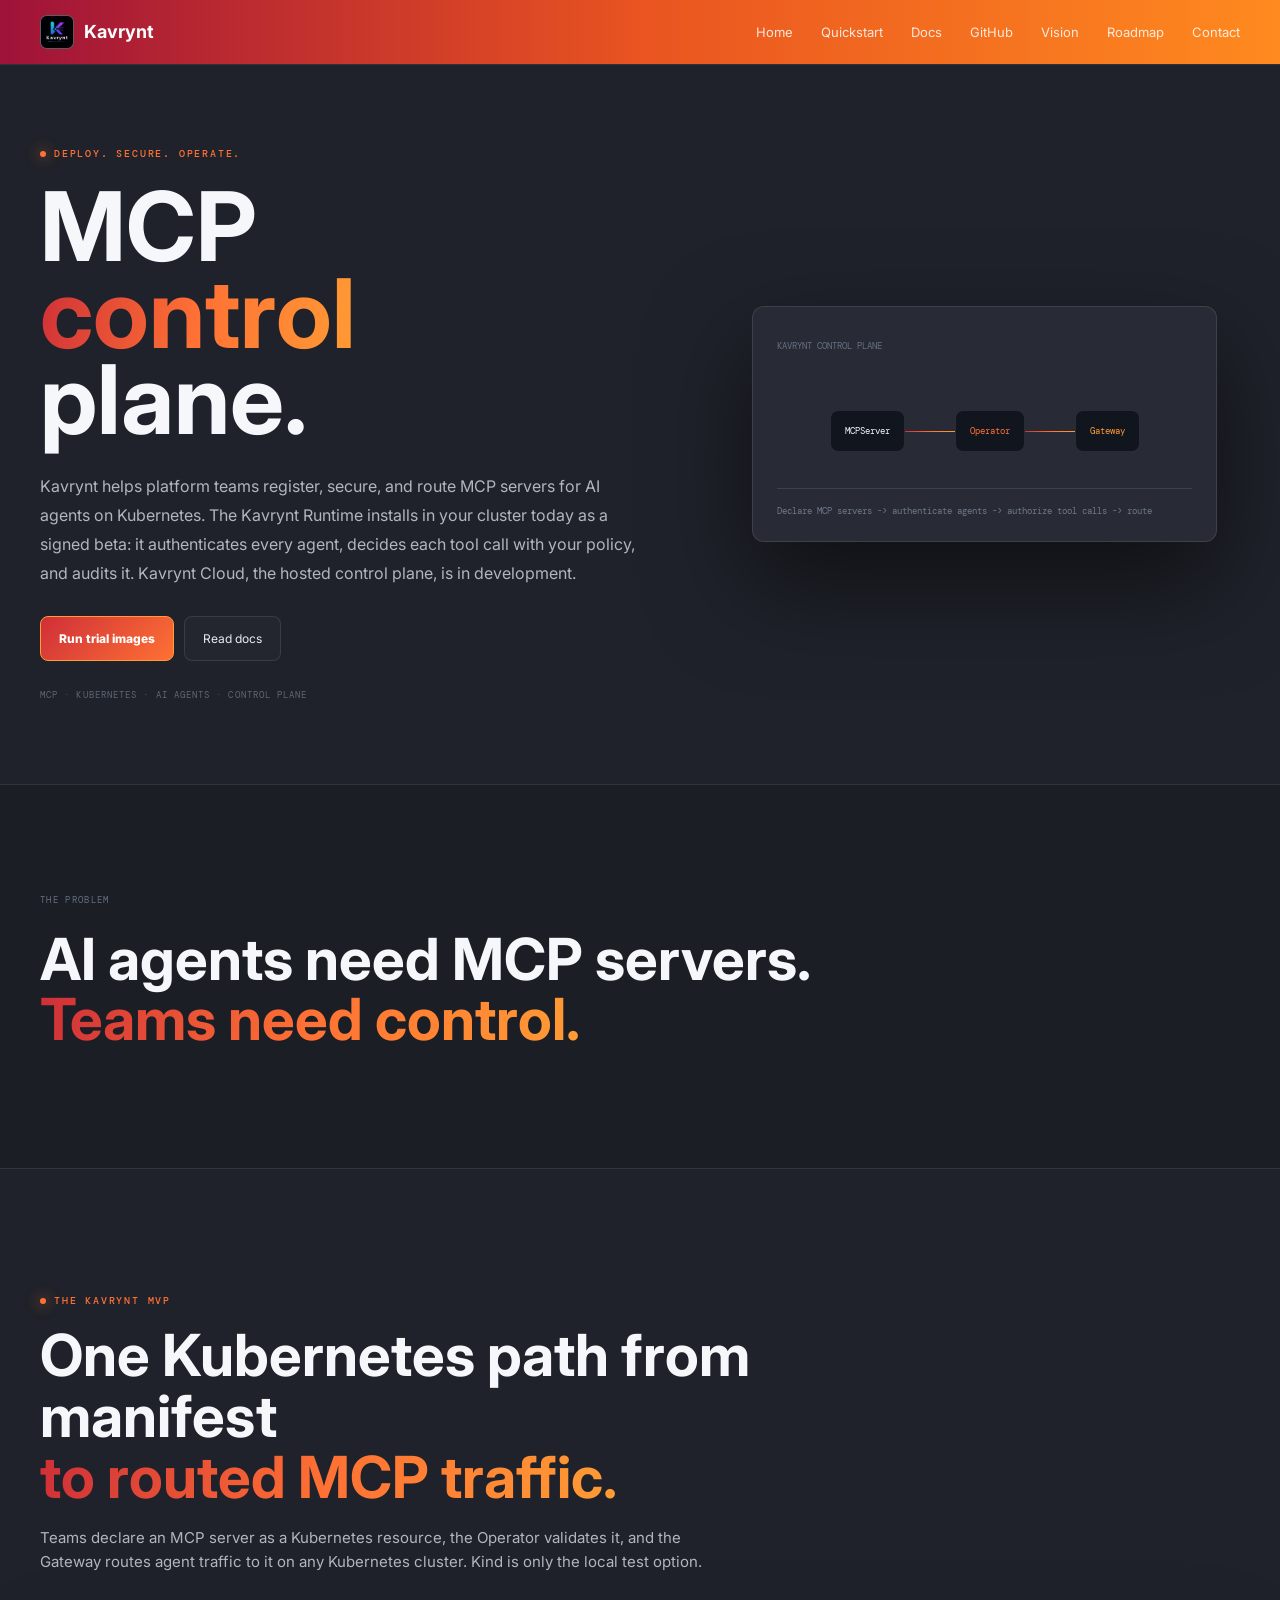
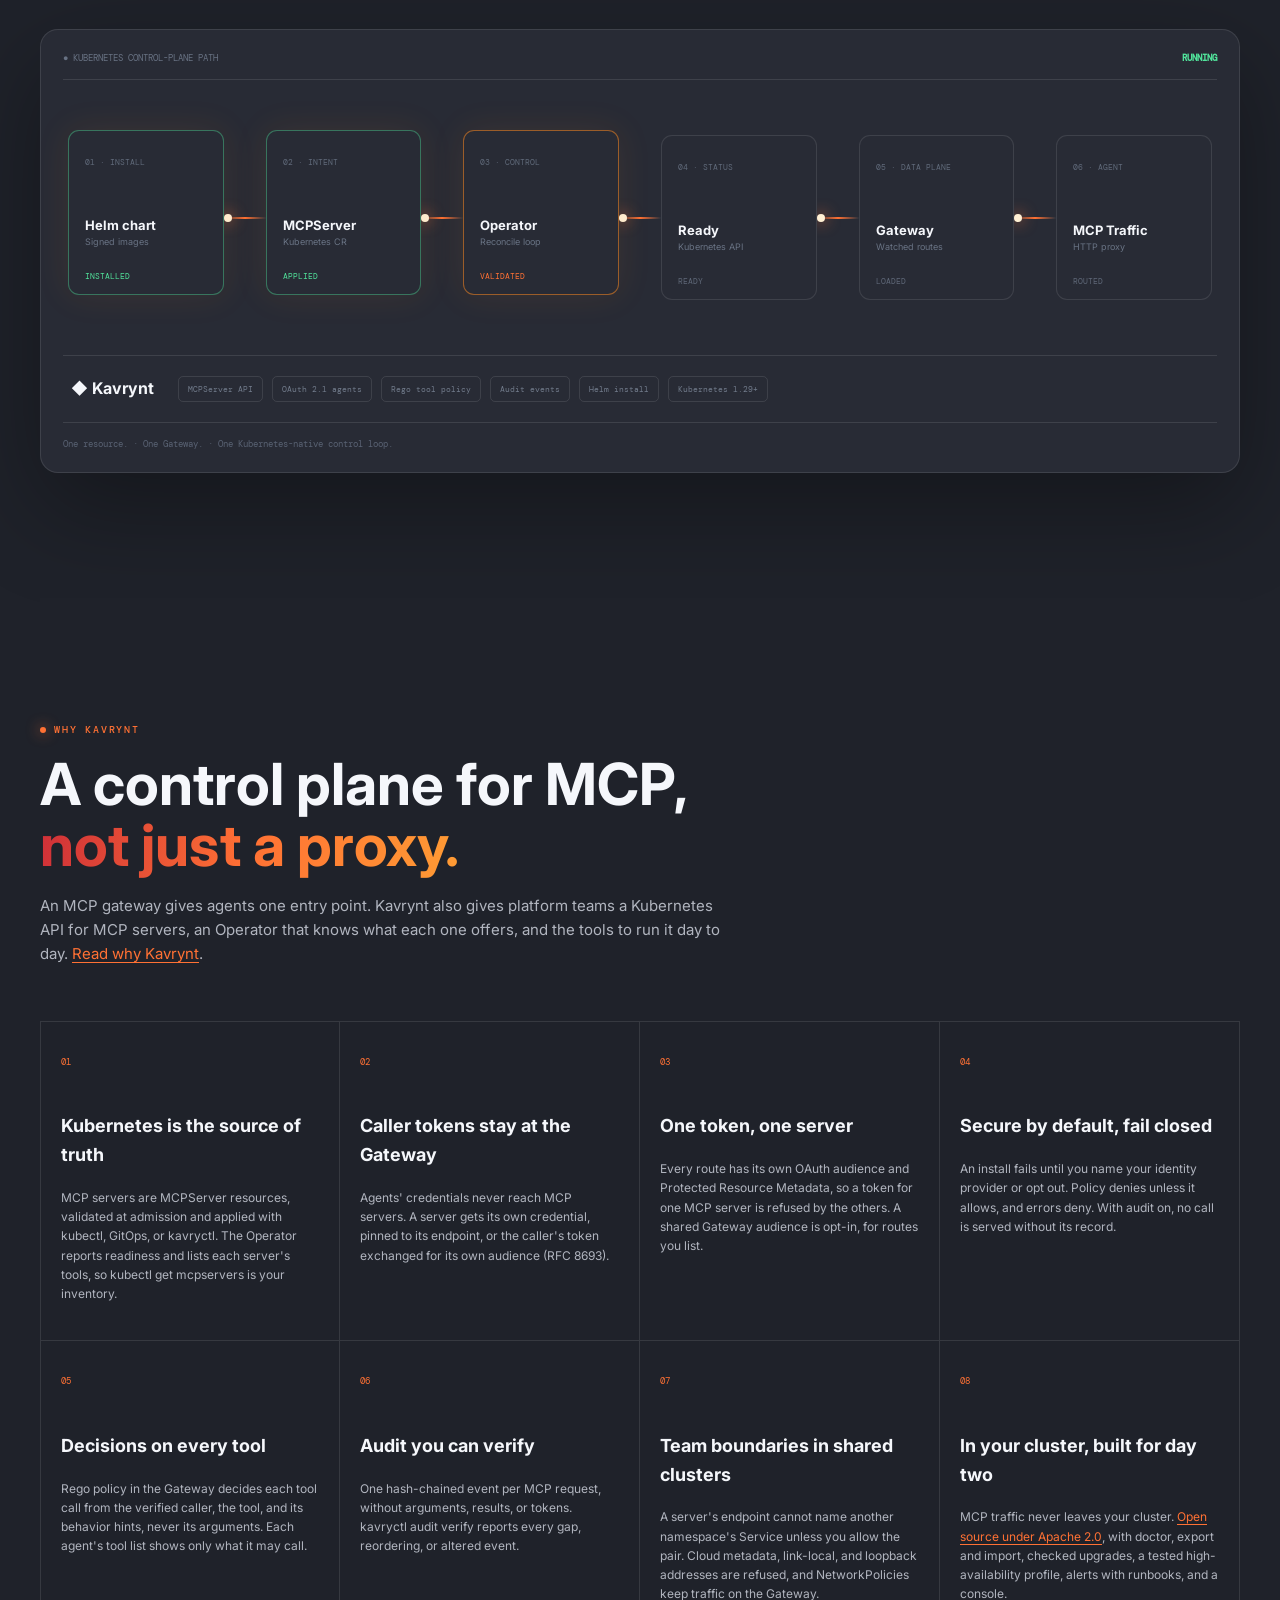
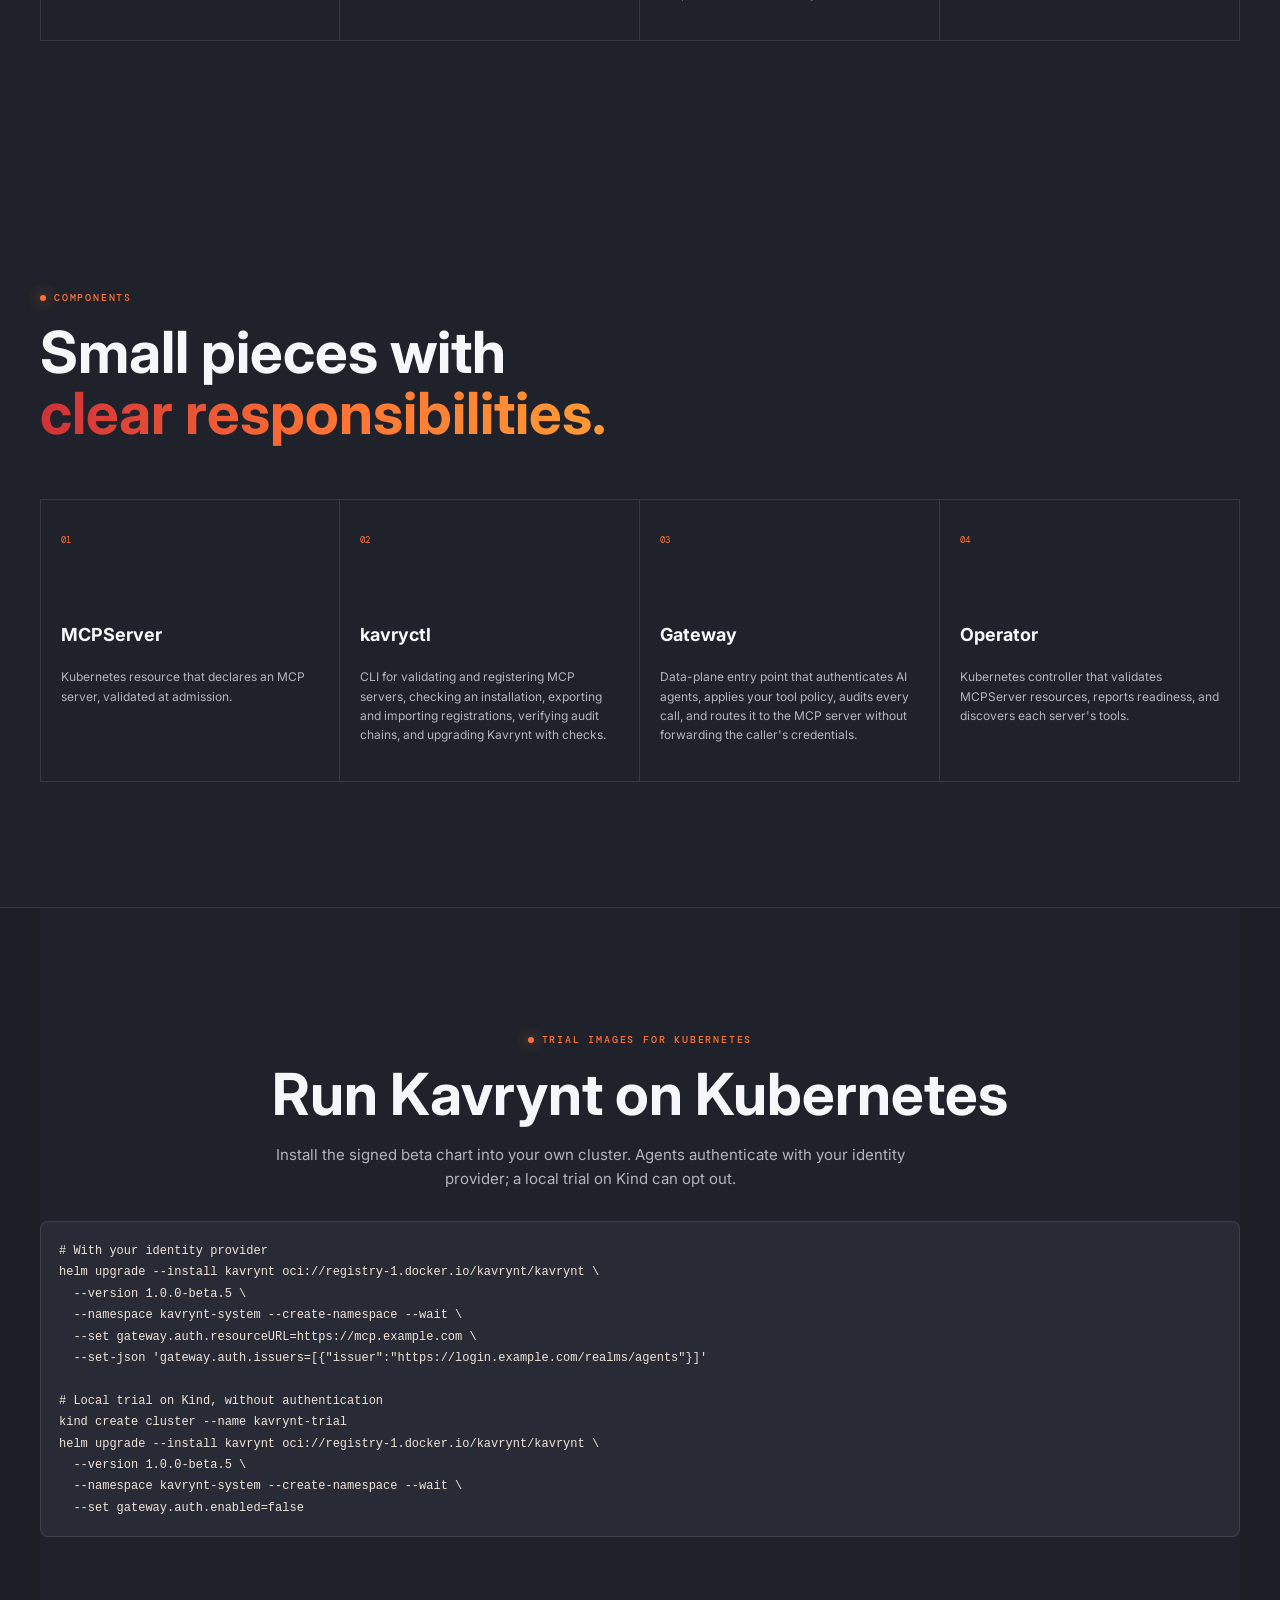
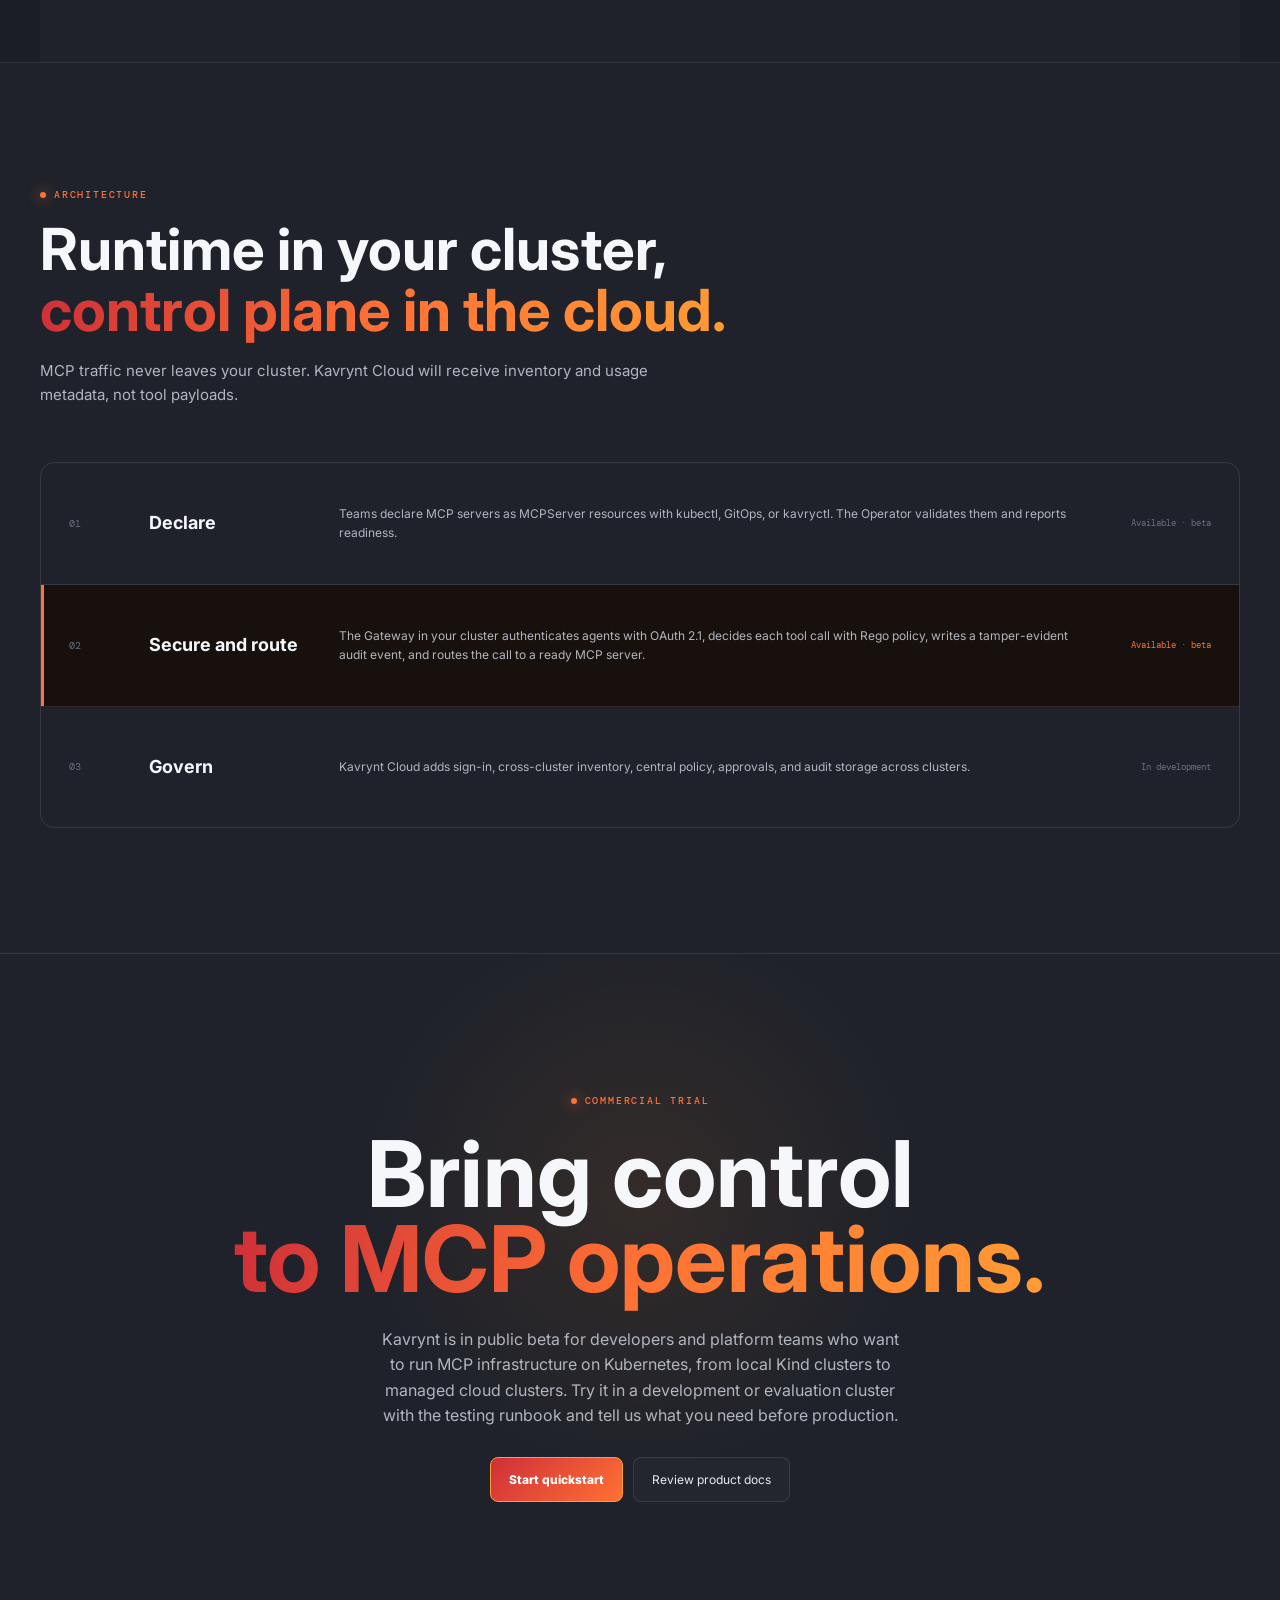
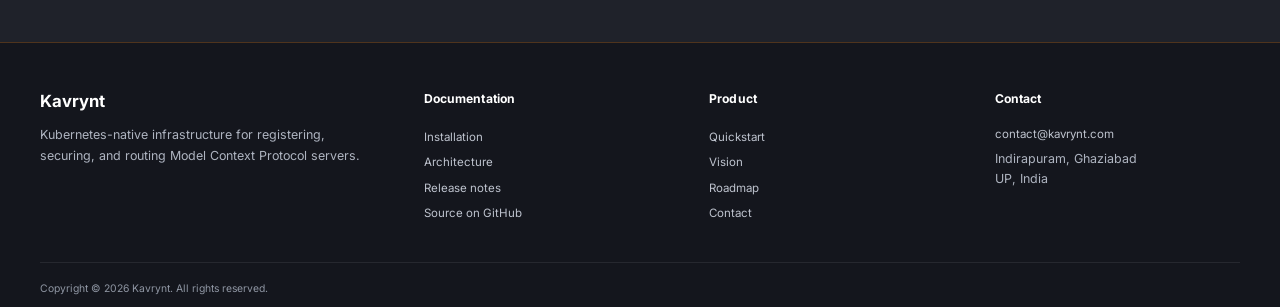
<file: index.html>
<!doctype html>
<html lang="en">
<head>
<meta charset="utf-8">
<meta name="viewport" content="width=device-width,initial-scale=1">
<meta name="description" content="Kavrynt helps teams deploy, secure, and operate MCP infrastructure for AI agents on Kubernetes.">
<title>Kavrynt - Deploy. Secure. Operate.</title>
<link rel="icon" href="assets/img/kavrynt-logo.png">
<link rel="stylesheet" href="assets/css/style.css">
<link rel="stylesheet" href="assets/css/docs-theme.css">
</head>
<body>
<header>
<nav class="nav shell">
<a class="brand" href="index.html"><span class="logo-mark"><img src="assets/img/kavrynt-logo.png" alt=""></span><b>Kavrynt</b></a>
<div class="links"><a href="index.html">Home</a><a href="quickstart.html">Quickstart</a><a href="https://docs.kavrynt.com/">Docs</a><a href="https://github.com/kavrynt/kavrynt">GitHub</a><a href="vision.html">Vision</a><a href="roadmap.html">Roadmap</a><a href="contact.html">Contact</a></div>
<button class="menu" aria-label="Open menu">&#9776;</button>
</nav>
</header>

<main>
<section class="hero shell reveal">
<div>
<div class="eyebrow">DEPLOY. SECURE. OPERATE.</div>
<h1>MCP<br><em>control</em><br>plane.</h1>
<p>Kavrynt helps platform teams register, secure, and route MCP servers for AI agents on Kubernetes. The Kavrynt Runtime installs in your cluster today as a signed beta: it authenticates every agent, decides each tool call with your policy, and audits it. Kavrynt Cloud, the hosted control plane, is in development.</p>
<div class="actions"><a class="btn primary" href="quickstart.html">Run trial images</a><a class="btn" href="https://docs.kavrynt.com/">Read docs</a></div>
<div class="meta">MCP &middot; KUBERNETES &middot; AI AGENTS &middot; CONTROL PLANE</div>
</div>
<div class="hero-art">
<div class="hero-card">
<small>KAVRYNT CONTROL PLANE</small>
<div class="hero-flow"><b>MCPServer</b><i></i><b class="cyan">Operator</b><i></i><b class="violet">Gateway</b></div>
<footer>Declare MCP servers -> authenticate agents -> authorize tool calls -> route</footer>
</div>
</div>
</section>

<section class="statement"><div class="shell"><small>THE PROBLEM</small><h2>AI agents need MCP servers.<br><em>Teams need control.</em></h2></div></section>

<section class="section shell" id="mvp">
<div class="head reveal"><div class="eyebrow">THE KAVRYNT MVP</div><h2>One Kubernetes path from manifest<br><em>to routed MCP traffic.</em></h2><p>Teams declare an MCP server as a Kubernetes resource, the Operator validates it, and the Gateway routes agent traffic to it on any Kubernetes cluster. Kind is only the local test option.</p></div>
<div class="pipeline-box reveal">
<div class="pipeline-head"><span>&#9679; KUBERNETES CONTROL-PLANE PATH</span><b id="runStatus">RUNNING</b></div>
<div class="pipeline">
<div class="stage" data-stage="1"><small>01 &middot; INSTALL</small><strong>Helm chart</strong><label>Signed images</label><em>INSTALLED</em></div>
<div class="connector"><i></i></div>
<div class="stage" data-stage="2"><small>02 &middot; INTENT</small><strong>MCPServer</strong><label>Kubernetes CR</label><em>APPLIED</em></div>
<div class="connector"><i></i></div>
<div class="stage" data-stage="3"><small>03 &middot; CONTROL</small><strong>Operator</strong><label>Reconcile loop</label><em>VALIDATED</em></div>
<div class="connector"><i></i></div>
<div class="stage" data-stage="4"><small>04 &middot; STATUS</small><strong>Ready</strong><label>Kubernetes API</label><em>READY</em></div>
<div class="connector"><i></i></div>
<div class="stage" data-stage="5"><small>05 &middot; DATA PLANE</small><strong>Gateway</strong><label>Watched routes</label><em>LOADED</em></div>
<div class="connector"><i></i></div>
<div class="stage" data-stage="6"><small>06 &middot; AGENT</small><strong>MCP Traffic</strong><label>HTTP proxy</label><em>ROUTED</em></div>
</div>
<div class="control"><b>&#9670; Kavrynt</b><span>MCPServer API</span><span>OAuth 2.1 agents</span><span>Rego tool policy</span><span>Audit events</span><span>Helm install</span><span>Kubernetes 1.29+</span></div>
<div class="caption">One resource. &middot; One Gateway. &middot; One Kubernetes-native control loop.</div>
</div>
</section>

<section class="section shell" id="why">
<div class="head reveal"><div class="eyebrow">WHY KAVRYNT</div><h2>A control plane for MCP,<br><em>not just a proxy.</em></h2><p>An MCP gateway gives agents one entry point. Kavrynt also gives platform teams a Kubernetes API for MCP servers, an Operator that knows what each one offers, and the tools to run it day to day. <a href="https://docs.kavrynt.com/why-kavrynt/">Read why Kavrynt</a>.</p></div>
<div class="cards why">
<article><b>01</b><h3>Kubernetes is the source of truth</h3><p>MCP servers are MCPServer resources, validated at admission and applied with kubectl, GitOps, or kavryctl. The Operator reports readiness and lists each server's tools, so kubectl get mcpservers is your inventory.</p></article>
<article><b>02</b><h3>Caller tokens stay at the Gateway</h3><p>Agents' credentials never reach MCP servers. A server gets its own credential, pinned to its endpoint, or the caller's token exchanged for its own audience (RFC 8693).</p></article>
<article><b>03</b><h3>One token, one server</h3><p>Every route has its own OAuth audience and Protected Resource Metadata, so a token for one MCP server is refused by the others. A shared Gateway audience is opt-in, for routes you list.</p></article>
<article><b>04</b><h3>Secure by default, fail closed</h3><p>An install fails until you name your identity provider or opt out. Policy denies unless it allows, and errors deny. With audit on, no call is served without its record.</p></article>
<article><b>05</b><h3>Decisions on every tool</h3><p>Rego policy in the Gateway decides each tool call from the verified caller, the tool, and its behavior hints, never its arguments. Each agent's tool list shows only what it may call.</p></article>
<article><b>06</b><h3>Audit you can verify</h3><p>One hash-chained event per MCP request, without arguments, results, or tokens. kavryctl audit verify reports every gap, reordering, or altered event.</p></article>
<article><b>07</b><h3>Team boundaries in shared clusters</h3><p>A server's endpoint cannot name another namespace's Service unless you allow the pair. Cloud metadata, link-local, and loopback addresses are refused, and NetworkPolicies keep traffic on the Gateway.</p></article>
<article><b>08</b><h3>In your cluster, built for day two</h3><p>MCP traffic never leaves your cluster. <a href="https://github.com/kavrynt/kavrynt">Open source under Apache 2.0</a>, with doctor, export and import, checked upgrades, a tested high-availability profile, alerts with runbooks, and a console.</p></article>
</div>
</section>

<section class="section shell">
<div class="head reveal"><div class="eyebrow">COMPONENTS</div><h2>Small pieces with<br><em>clear responsibilities.</em></h2></div>
<div class="cards">
<article><b>01</b><h3>MCPServer</h3><p>Kubernetes resource that declares an MCP server, validated at admission.</p></article>
<article><b>02</b><h3>kavryctl</h3><p>CLI for validating and registering MCP servers, checking an installation, exporting and importing registrations, verifying audit chains, and upgrading Kavrynt with checks.</p></article>
<article><b>03</b><h3>Gateway</h3><p>Data-plane entry point that authenticates AI agents, applies your tool policy, audits every call, and routes it to the MCP server without forwarding the caller's credentials.</p></article>
<article><b>04</b><h3>Operator</h3><p>Kubernetes controller that validates MCPServer resources, reports readiness, and discovers each server's tools.</p></article>
</div>
</section>

<section class="dark-section"><div class="section shell">
<div class="head center reveal"><div class="eyebrow">TRIAL IMAGES FOR KUBERNETES</div><h2>Run Kavrynt on Kubernetes</h2><p>Install the signed beta chart into your own cluster. Agents authenticate with your identity provider; a local trial on Kind can opt out.</p></div>
<div class="code-panel reveal"><pre><code># With your identity provider
helm upgrade --install kavrynt oci://registry-1.docker.io/kavrynt/kavrynt \
  --version 1.0.0-beta.5 \
  --namespace kavrynt-system --create-namespace --wait \
  --set gateway.auth.resourceURL=https://mcp.example.com \
  --set-json 'gateway.auth.issuers=[{"issuer":"https://login.example.com/realms/agents"}]'

# Local trial on Kind, without authentication
kind create cluster --name kavrynt-trial
helm upgrade --install kavrynt oci://registry-1.docker.io/kavrynt/kavrynt \
  --version 1.0.0-beta.5 \
  --namespace kavrynt-system --create-namespace --wait \
  --set gateway.auth.enabled=false</code></pre></div>
</div></section>

<section class="section shell">
<div class="head reveal"><div class="eyebrow">ARCHITECTURE</div><h2>Runtime in your cluster,<br><em>control plane in the cloud.</em></h2><p>MCP traffic never leaves your cluster. Kavrynt Cloud will receive inventory and usage metadata, not tool payloads.</p></div>
<div class="architecture reveal">
<div><b>01</b><h3>Declare</h3><p>Teams declare MCP servers as MCPServer resources with kubectl, GitOps, or kavryctl. The Operator validates them and reports readiness.</p><span>Available &middot; beta</span></div>
<div class="active"><b>02</b><h3>Secure and route</h3><p>The Gateway in your cluster authenticates agents with OAuth 2.1, decides each tool call with Rego policy, writes a tamper-evident audit event, and routes the call to a ready MCP server.</p><span>Available &middot; beta</span></div>
<div><b>03</b><h3>Govern</h3><p>Kavrynt Cloud adds sign-in, cross-cluster inventory, central policy, approvals, and audit storage across clusters.</p><span>In development</span></div>
</div>
</section>

<section class="cta"><div class="shell center"><div class="eyebrow">COMMERCIAL TRIAL</div><h2>Bring control<br><em>to MCP operations.</em></h2><p>Kavrynt is in public beta for developers and platform teams who want to run MCP infrastructure on Kubernetes, from local Kind clusters to managed cloud clusters. Try it in a development or evaluation cluster with the <a href="https://docs.kavrynt.com/testing/">testing runbook</a> and tell us what you need before production.</p><div class="actions center"><a class="btn primary" href="quickstart.html">Start quickstart</a><a class="btn" href="https://docs.kavrynt.com/">Review product docs</a></div></div></section>
</main>

<footer class="site-footer"><div class="shell site-footer__grid"><section><h2>Kavrynt</h2><p>Kubernetes-native infrastructure for registering, securing, and routing Model Context Protocol servers.</p></section><nav aria-label="Documentation"><h3>Documentation</h3><a href="https://docs.kavrynt.com/installation/">Installation</a><a href="https://docs.kavrynt.com/architecture/">Architecture</a><a href="https://docs.kavrynt.com/release-notes/">Release notes</a><a href="https://github.com/kavrynt/kavrynt">Source on GitHub</a></nav><nav aria-label="Product"><h3>Product</h3><a href="quickstart.html">Quickstart</a><a href="vision.html">Vision</a><a href="roadmap.html">Roadmap</a><a href="contact.html">Contact</a></nav><section class="site-footer__contact" aria-label="Contact"><h3>Contact</h3><a href="mailto:contact@kavrynt.com">contact@kavrynt.com</a><address>Indirapuram, Ghaziabad<br>UP, India</address></section></div><div class="shell site-footer__bottom">Copyright &copy; 2026 Kavrynt. All rights reserved.</div></footer>
<script src="assets/js/main.js"></script>
</body>
</html>
</file>
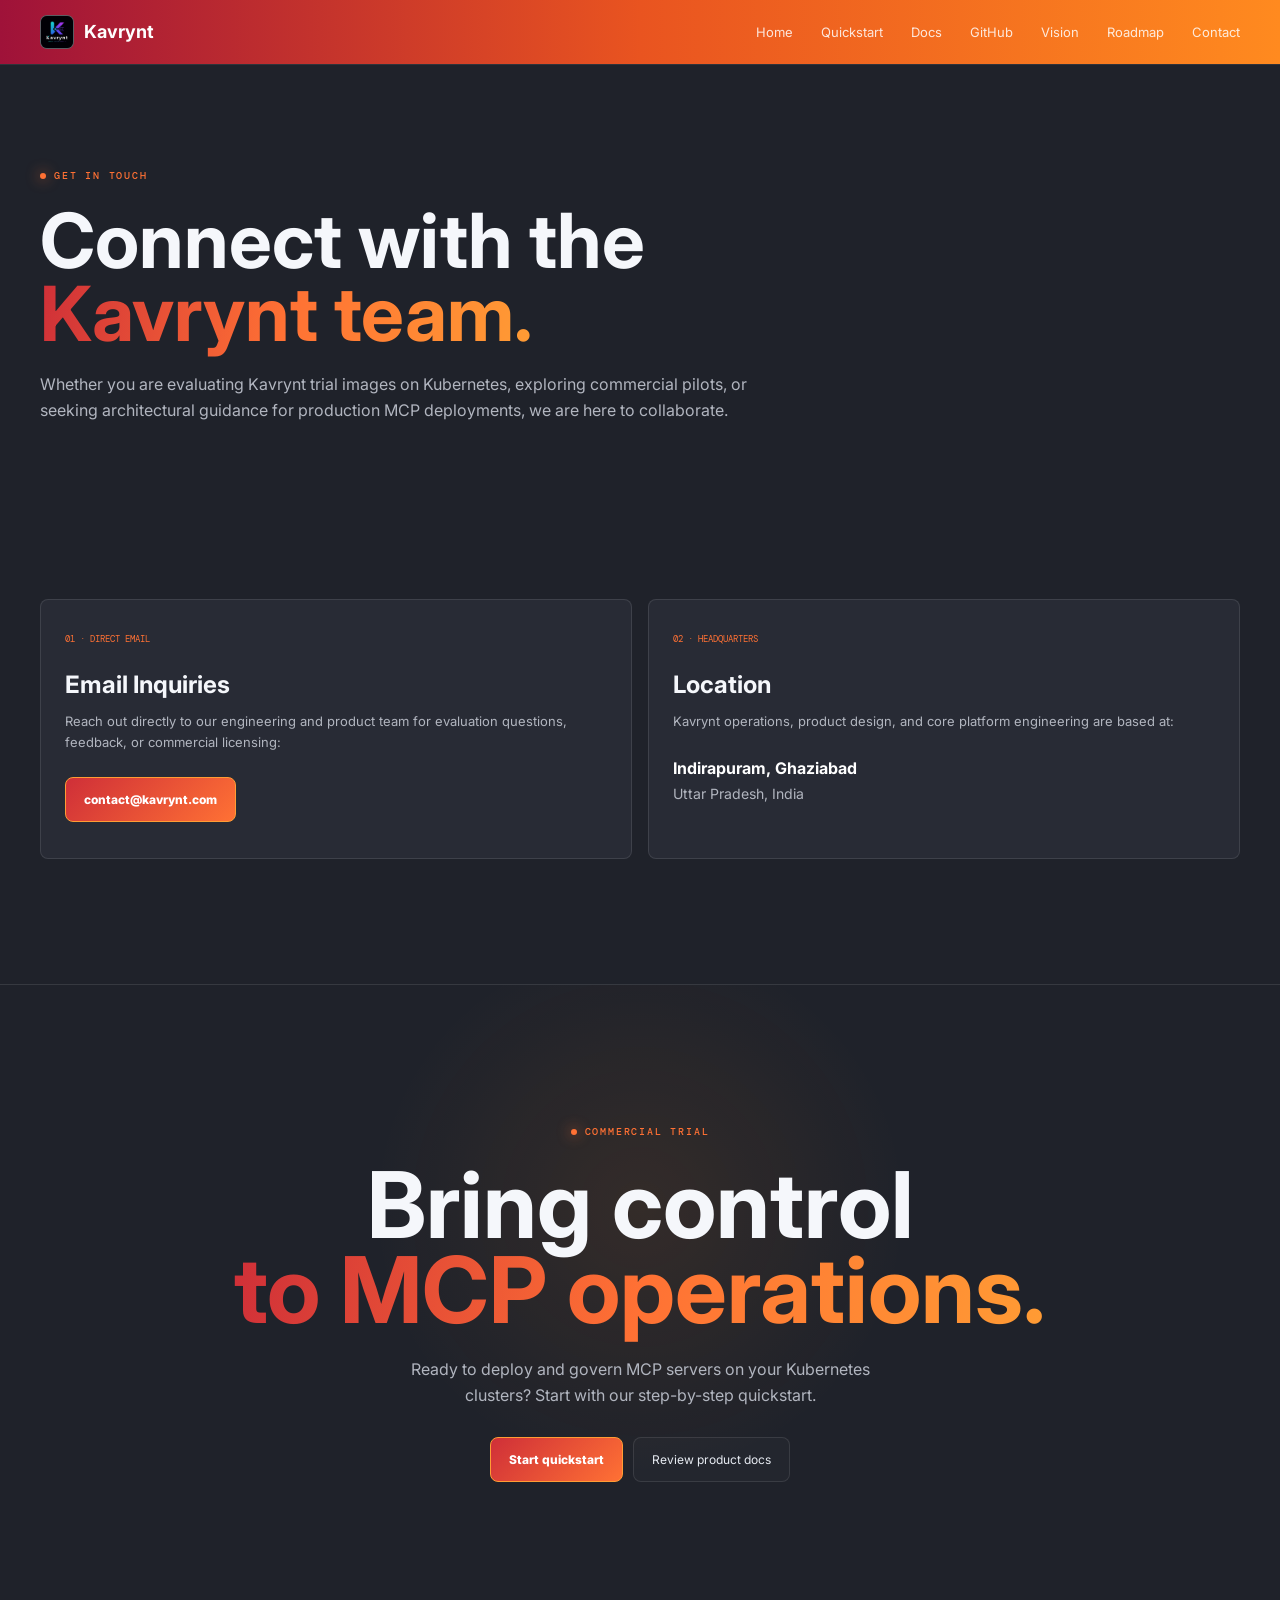
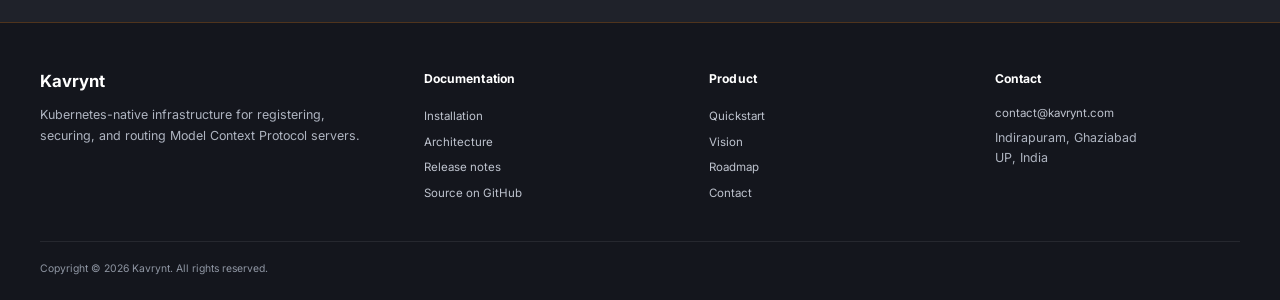
<file: contact.html>
<!doctype html>
<html lang="en">
<head>
<meta charset="utf-8">
<meta name="viewport" content="width=device-width,initial-scale=1">
<meta name="description" content="Contact the Kavrynt team for commercial inquiries, trial evaluations, and platform partnerships.">
<title>Contact - Kavrynt</title>
<link rel="icon" href="assets/img/kavrynt-logo.png">
<link rel="stylesheet" href="assets/css/style.css">
<link rel="stylesheet" href="assets/css/docs-theme.css">
</head>
<body>
<header>
<nav class="nav shell">
<a class="brand" href="index.html"><span class="logo-mark"><img src="assets/img/kavrynt-logo.png" alt=""></span><b>Kavrynt</b></a>
<div class="links"><a href="index.html">Home</a><a href="quickstart.html">Quickstart</a><a href="https://docs.kavrynt.com/">Docs</a><a href="https://github.com/kavrynt/kavrynt">GitHub</a><a href="vision.html">Vision</a><a href="roadmap.html">Roadmap</a><a href="contact.html">Contact</a></div>
<button class="menu" aria-label="Open menu">&#9776;</button>
</nav>
</header>
<main>
<section class="inner shell reveal">
<div class="eyebrow">GET IN TOUCH</div>
<h1>Connect with the<br><em>Kavrynt team.</em></h1>
<p>Whether you are evaluating Kavrynt trial images on Kubernetes, exploring commercial pilots, or seeking architectural guidance for production MCP deployments, we are here to collaborate.</p>
</section>

<section class="section shell">
<div class="docs">
<article>
<b>01 &middot; DIRECT EMAIL</b>
<h2>Email Inquiries</h2>
<p>Reach out directly to our engineering and product team for evaluation questions, feedback, or commercial licensing:</p>
<div class="contact-highlight">
<a class="btn primary" href="mailto:contact@kavrynt.com">contact@kavrynt.com</a>
</div>
</article>

<article>
<b>02 &middot; HEADQUARTERS</b>
<h2>Location</h2>
<p>Kavrynt operations, product design, and core platform engineering are based at:</p>
<div class="contact-address">
<strong>Indirapuram, Ghaziabad</strong><br>
<span>Uttar Pradesh, India</span>
</div>
</article>
</div>
</section>

<section class="cta"><div class="shell center"><div class="eyebrow">COMMERCIAL TRIAL</div><h2>Bring control<br><em>to MCP operations.</em></h2><p>Ready to deploy and govern MCP servers on your Kubernetes clusters? Start with our step-by-step quickstart.</p><div class="actions center"><a class="btn primary" href="quickstart.html">Start quickstart</a><a class="btn" href="https://docs.kavrynt.com/">Review product docs</a></div></div></section>
</main>
<footer class="site-footer"><div class="shell site-footer__grid"><section><h2>Kavrynt</h2><p>Kubernetes-native infrastructure for registering, securing, and routing Model Context Protocol servers.</p></section><nav aria-label="Documentation"><h3>Documentation</h3><a href="https://docs.kavrynt.com/installation/">Installation</a><a href="https://docs.kavrynt.com/architecture/">Architecture</a><a href="https://docs.kavrynt.com/release-notes/">Release notes</a><a href="https://github.com/kavrynt/kavrynt">Source on GitHub</a></nav><nav aria-label="Product"><h3>Product</h3><a href="quickstart.html">Quickstart</a><a href="vision.html">Vision</a><a href="roadmap.html">Roadmap</a><a href="contact.html">Contact</a></nav><section class="site-footer__contact" aria-label="Contact"><h3>Contact</h3><a href="mailto:contact@kavrynt.com">contact@kavrynt.com</a><address>Indirapuram, Ghaziabad<br>UP, India</address></section></div><div class="shell site-footer__bottom">Copyright &copy; 2026 Kavrynt. All rights reserved.</div></footer>
<script src="assets/js/main.js"></script>
</body>
</html>
</file>
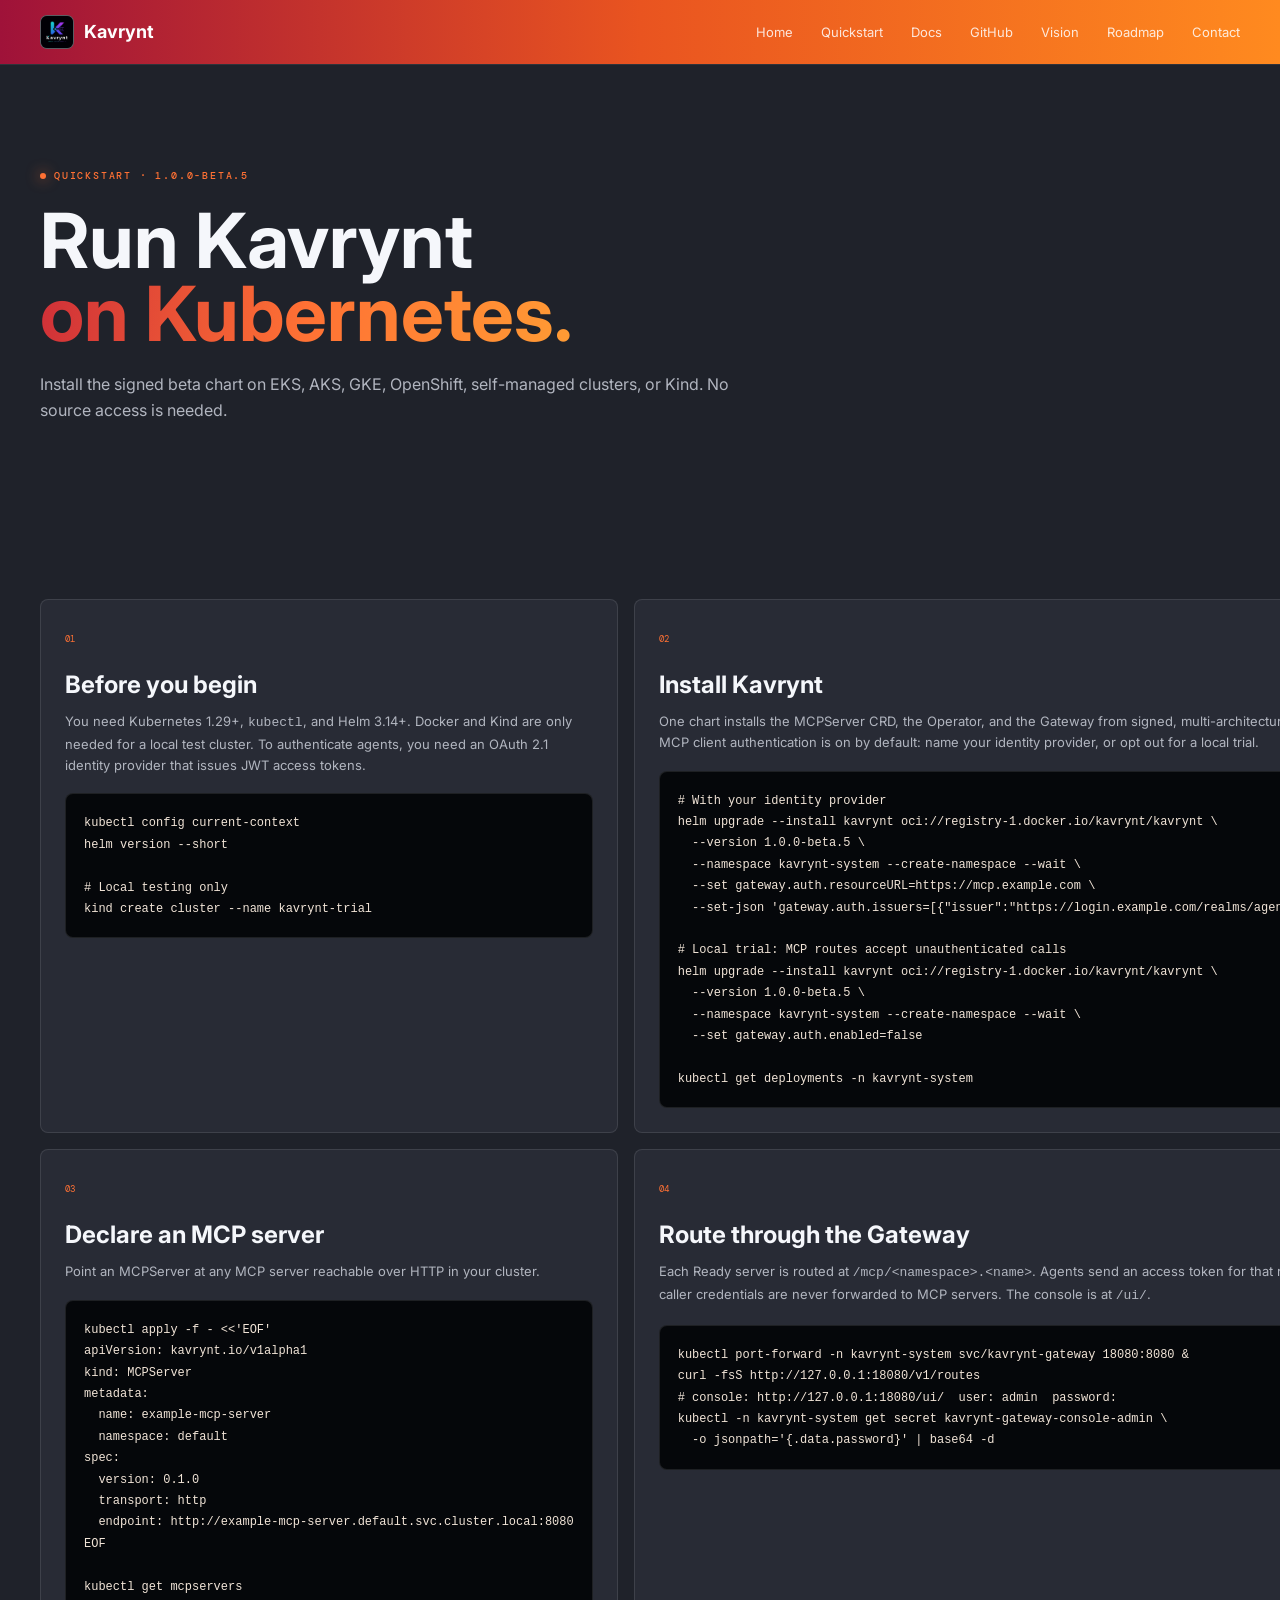
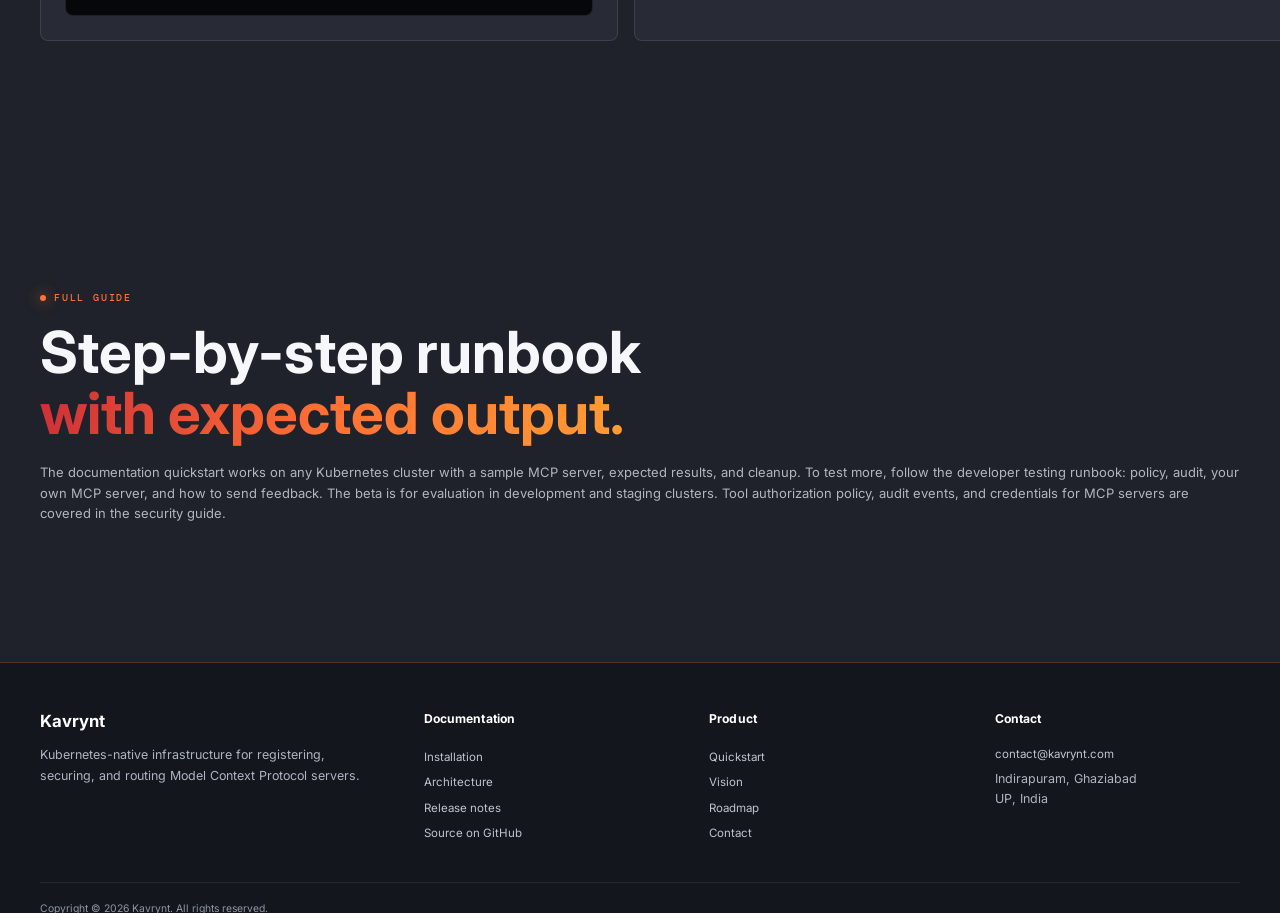
<file: quickstart.html>
<!doctype html>
<html lang="en">
<head>
<meta charset="utf-8">
<meta name="viewport" content="width=device-width,initial-scale=1">
<meta name="description" content="Install the Kavrynt 1.0.0-beta.5 Helm chart on any Kubernetes cluster, or on Kind for local testing.">
<title>Quickstart - Kavrynt</title>
<link rel="icon" href="assets/img/kavrynt-logo.png">
<link rel="stylesheet" href="assets/css/style.css">
<link rel="stylesheet" href="assets/css/docs-theme.css">
</head>
<body>
<header>
<nav class="nav shell">
<a class="brand" href="index.html"><span class="logo-mark"><img src="assets/img/kavrynt-logo.png" alt=""></span><b>Kavrynt</b></a>
<div class="links"><a href="index.html">Home</a><a href="quickstart.html">Quickstart</a><a href="https://docs.kavrynt.com/">Docs</a><a href="https://github.com/kavrynt/kavrynt">GitHub</a><a href="vision.html">Vision</a><a href="roadmap.html">Roadmap</a><a href="contact.html">Contact</a></div>
<button class="menu" aria-label="Open menu">&#9776;</button>
</nav>
</header>

<main>
<section class="inner shell reveal">
<div class="eyebrow">QUICKSTART &middot; 1.0.0-BETA.5</div>
<h1>Run Kavrynt<br><em>on Kubernetes.</em></h1>
<p>Install the signed beta chart on EKS, AKS, GKE, OpenShift, self-managed clusters, or Kind. No source access is needed.</p>
</section>

<section class="section shell docs">
<article>
<b>01</b>
<h2>Before you begin</h2>
<p>You need Kubernetes 1.29+, <code>kubectl</code>, and Helm 3.14+. Docker and Kind are only needed for a local test cluster. To authenticate agents, you need an OAuth 2.1 identity provider that issues JWT access tokens.</p>
<pre><code>kubectl config current-context
helm version --short

# Local testing only
kind create cluster --name kavrynt-trial</code></pre>
</article>

<article>
<b>02</b>
<h2>Install Kavrynt</h2>
<p>One chart installs the MCPServer CRD, the Operator, and the Gateway from signed, multi-architecture images. MCP client authentication is on by default: name your identity provider, or opt out for a local trial.</p>
<pre><code># With your identity provider
helm upgrade --install kavrynt oci://registry-1.docker.io/kavrynt/kavrynt \
  --version 1.0.0-beta.5 \
  --namespace kavrynt-system --create-namespace --wait \
  --set gateway.auth.resourceURL=https://mcp.example.com \
  --set-json 'gateway.auth.issuers=[{"issuer":"https://login.example.com/realms/agents"}]'

# Local trial: MCP routes accept unauthenticated calls
helm upgrade --install kavrynt oci://registry-1.docker.io/kavrynt/kavrynt \
  --version 1.0.0-beta.5 \
  --namespace kavrynt-system --create-namespace --wait \
  --set gateway.auth.enabled=false

kubectl get deployments -n kavrynt-system</code></pre>
</article>

<article>
<b>03</b>
<h2>Declare an MCP server</h2>
<p>Point an MCPServer at any MCP server reachable over HTTP in your cluster.</p>
<pre><code>kubectl apply -f - &lt;&lt;'EOF'
apiVersion: kavrynt.io/v1alpha1
kind: MCPServer
metadata:
  name: example-mcp-server
  namespace: default
spec:
  version: 0.1.0
  transport: http
  endpoint: http://example-mcp-server.default.svc.cluster.local:8080
EOF

kubectl get mcpservers</code></pre>
</article>

<article>
<b>04</b>
<h2>Route through the Gateway</h2>
<p>Each Ready server is routed at <code>/mcp/&lt;namespace&gt;.&lt;name&gt;</code>. Agents send an access token for that route; caller credentials are never forwarded to MCP servers. The console is at <code>/ui/</code>.</p>
<pre><code>kubectl port-forward -n kavrynt-system svc/kavrynt-gateway 18080:8080 &amp;
curl -fsS http://127.0.0.1:18080/v1/routes
# console: http://127.0.0.1:18080/ui/  user: admin  password:
kubectl -n kavrynt-system get secret kavrynt-gateway-console-admin \
  -o jsonpath='{.data.password}' | base64 -d</code></pre>
</article>
</section>

<section class="section shell">
<div class="head reveal"><div class="eyebrow">FULL GUIDE</div><h2>Step-by-step runbook<br><em>with expected output.</em></h2></div>
<p class="note">The <a href="https://docs.kavrynt.com/quickstart/">documentation quickstart</a> works on any Kubernetes cluster with a sample MCP server, expected results, and cleanup. To test more, follow the <a href="https://docs.kavrynt.com/testing/">developer testing runbook</a>: policy, audit, your own MCP server, and how to send feedback. The beta is for evaluation in development and staging clusters. Tool authorization policy, audit events, and credentials for MCP servers are covered in the <a href="https://docs.kavrynt.com/security/">security guide</a>.</p>
</section>
</main>

<footer class="site-footer"><div class="shell site-footer__grid"><section><h2>Kavrynt</h2><p>Kubernetes-native infrastructure for registering, securing, and routing Model Context Protocol servers.</p></section><nav aria-label="Documentation"><h3>Documentation</h3><a href="https://docs.kavrynt.com/installation/">Installation</a><a href="https://docs.kavrynt.com/architecture/">Architecture</a><a href="https://docs.kavrynt.com/release-notes/">Release notes</a><a href="https://github.com/kavrynt/kavrynt">Source on GitHub</a></nav><nav aria-label="Product"><h3>Product</h3><a href="quickstart.html">Quickstart</a><a href="vision.html">Vision</a><a href="roadmap.html">Roadmap</a><a href="contact.html">Contact</a></nav><section class="site-footer__contact" aria-label="Contact"><h3>Contact</h3><a href="mailto:contact@kavrynt.com">contact@kavrynt.com</a><address>Indirapuram, Ghaziabad<br>UP, India</address></section></div><div class="shell site-footer__bottom">Copyright &copy; 2026 Kavrynt. All rights reserved.</div></footer>
<script src="assets/js/main.js"></script>
</body>
</html>
</file>
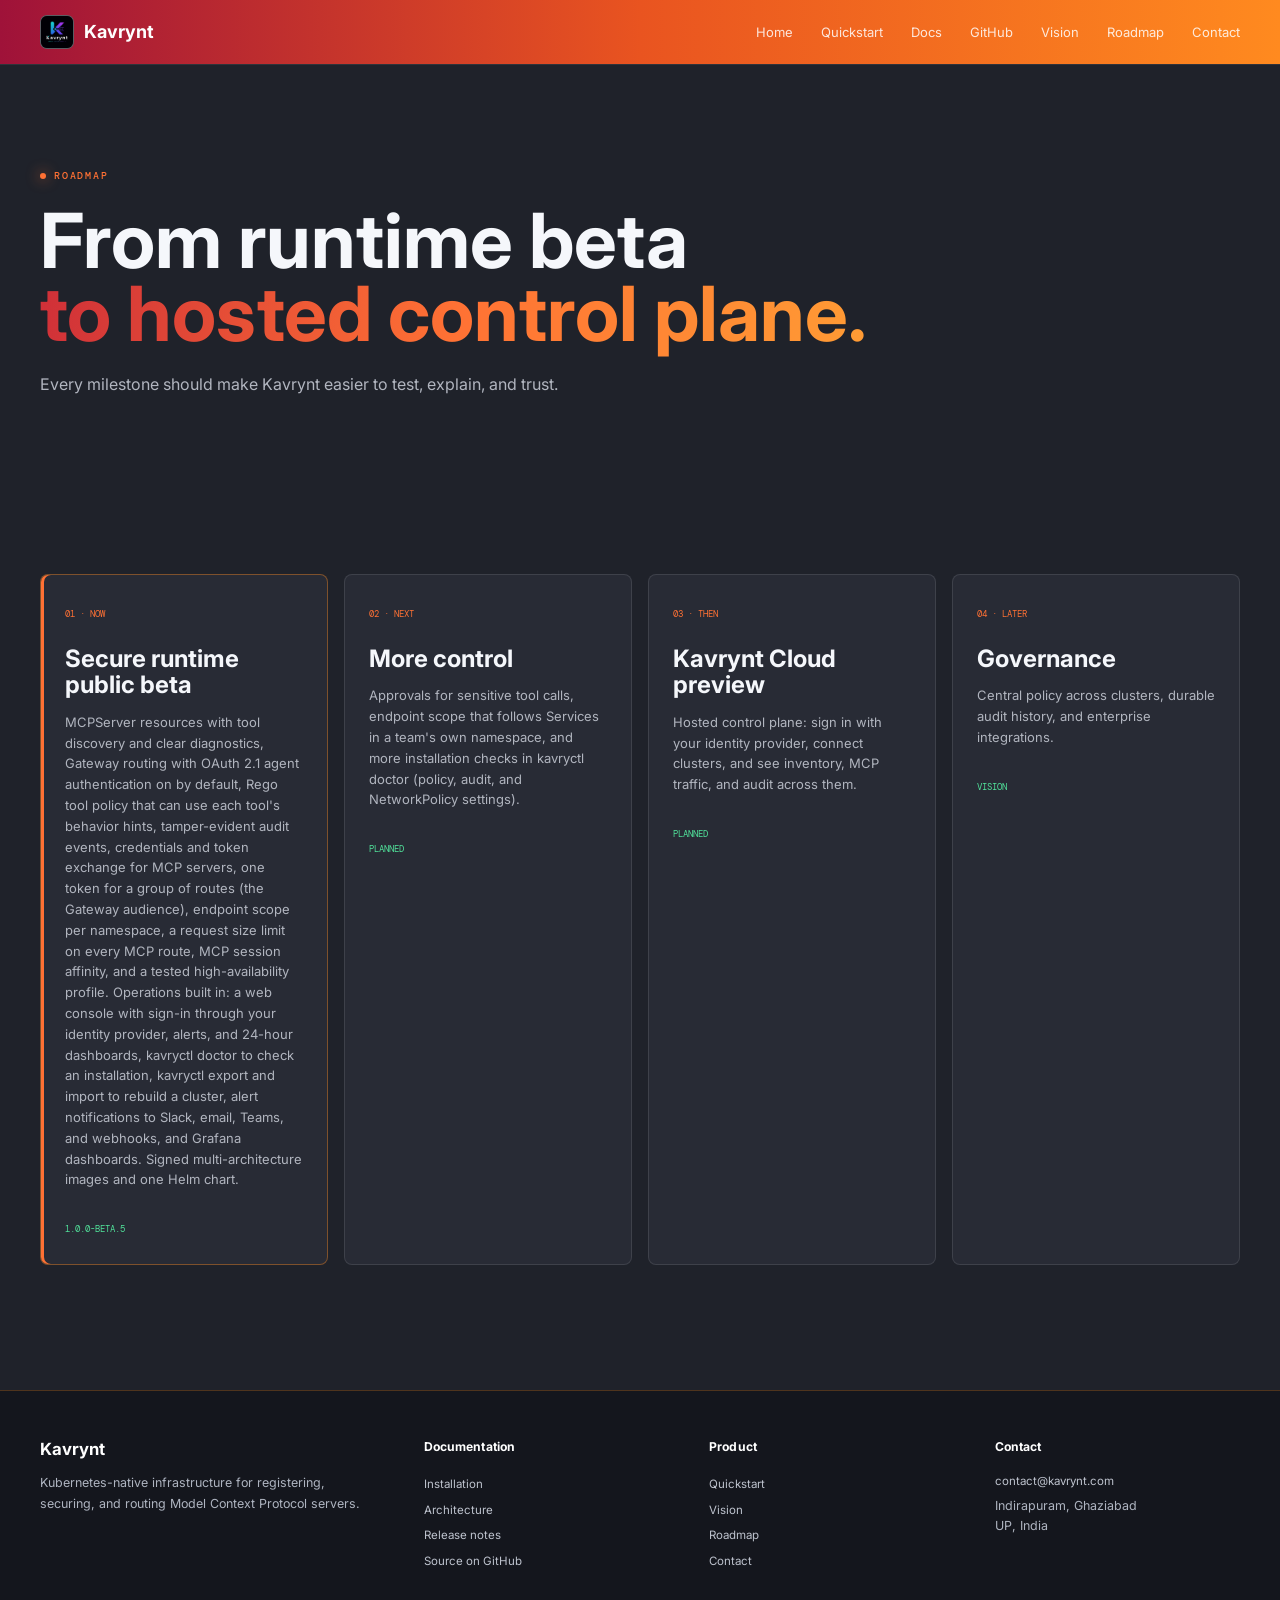
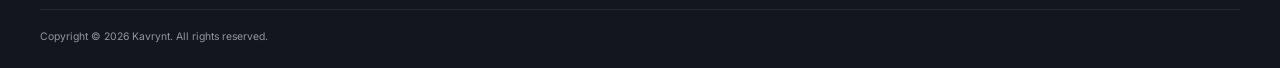
<file: roadmap.html>
<!doctype html>
<html lang="en">
<head>
<meta charset="utf-8">
<meta name="viewport" content="width=device-width,initial-scale=1">
<meta name="description" content="Kavrynt roadmap for the MCP infrastructure MVP and commercial trial.">
<title>Roadmap - Kavrynt</title>
<link rel="icon" href="assets/img/kavrynt-logo.png">
<link rel="stylesheet" href="assets/css/style.css">
<link rel="stylesheet" href="assets/css/docs-theme.css">
</head>
<body>
<header>
<nav class="nav shell">
<a class="brand" href="index.html"><span class="logo-mark"><img src="assets/img/kavrynt-logo.png" alt=""></span><b>Kavrynt</b></a>
<div class="links"><a href="index.html">Home</a><a href="quickstart.html">Quickstart</a><a href="https://docs.kavrynt.com/">Docs</a><a href="https://github.com/kavrynt/kavrynt">GitHub</a><a href="vision.html">Vision</a><a href="roadmap.html">Roadmap</a><a href="contact.html">Contact</a></div>
<button class="menu" aria-label="Open menu">&#9776;</button>
</nav>
</header>
<main>
<section class="inner shell reveal">
<div class="eyebrow">ROADMAP</div>
<h1>From runtime beta<br><em>to hosted control plane.</em></h1>
<p>Every milestone should make Kavrynt easier to test, explain, and trust.</p>
</section>
<section class="section shell timeline">
<article><b>01 &middot; NOW</b><h2>Secure runtime public beta</h2><p>MCPServer resources with tool discovery and clear diagnostics, Gateway routing with OAuth 2.1 agent authentication on by default, Rego tool policy that can use each tool's behavior hints, tamper-evident audit events, credentials and token exchange for MCP servers, one token for a group of routes (the Gateway audience), endpoint scope per namespace, a request size limit on every MCP route, MCP session affinity, and a tested high-availability profile. Operations built in: a web console with sign-in through your identity provider, alerts, and 24-hour dashboards, kavryctl doctor to check an installation, kavryctl export and import to rebuild a cluster, alert notifications to Slack, email, Teams, and webhooks, and Grafana dashboards. Signed multi-architecture images and one Helm chart.</p><strong>1.0.0-BETA.5</strong></article>
<article><b>02 &middot; NEXT</b><h2>More control</h2><p>Approvals for sensitive tool calls, endpoint scope that follows Services in a team's own namespace, and more installation checks in kavryctl doctor (policy, audit, and NetworkPolicy settings).</p><strong>PLANNED</strong></article>
<article><b>03 &middot; THEN</b><h2>Kavrynt Cloud preview</h2><p>Hosted control plane: sign in with your identity provider, connect clusters, and see inventory, MCP traffic, and audit across them.</p><strong>PLANNED</strong></article>
<article><b>04 &middot; LATER</b><h2>Governance</h2><p>Central policy across clusters, durable audit history, and enterprise integrations.</p><strong>VISION</strong></article>
</section>
</main>
<footer class="site-footer"><div class="shell site-footer__grid"><section><h2>Kavrynt</h2><p>Kubernetes-native infrastructure for registering, securing, and routing Model Context Protocol servers.</p></section><nav aria-label="Documentation"><h3>Documentation</h3><a href="https://docs.kavrynt.com/installation/">Installation</a><a href="https://docs.kavrynt.com/architecture/">Architecture</a><a href="https://docs.kavrynt.com/release-notes/">Release notes</a><a href="https://github.com/kavrynt/kavrynt">Source on GitHub</a></nav><nav aria-label="Product"><h3>Product</h3><a href="quickstart.html">Quickstart</a><a href="vision.html">Vision</a><a href="roadmap.html">Roadmap</a><a href="contact.html">Contact</a></nav><section class="site-footer__contact" aria-label="Contact"><h3>Contact</h3><a href="mailto:contact@kavrynt.com">contact@kavrynt.com</a><address>Indirapuram, Ghaziabad<br>UP, India</address></section></div><div class="shell site-footer__bottom">Copyright &copy; 2026 Kavrynt. All rights reserved.</div></footer>
<script src="assets/js/main.js"></script>
</body>
</html>
</file>
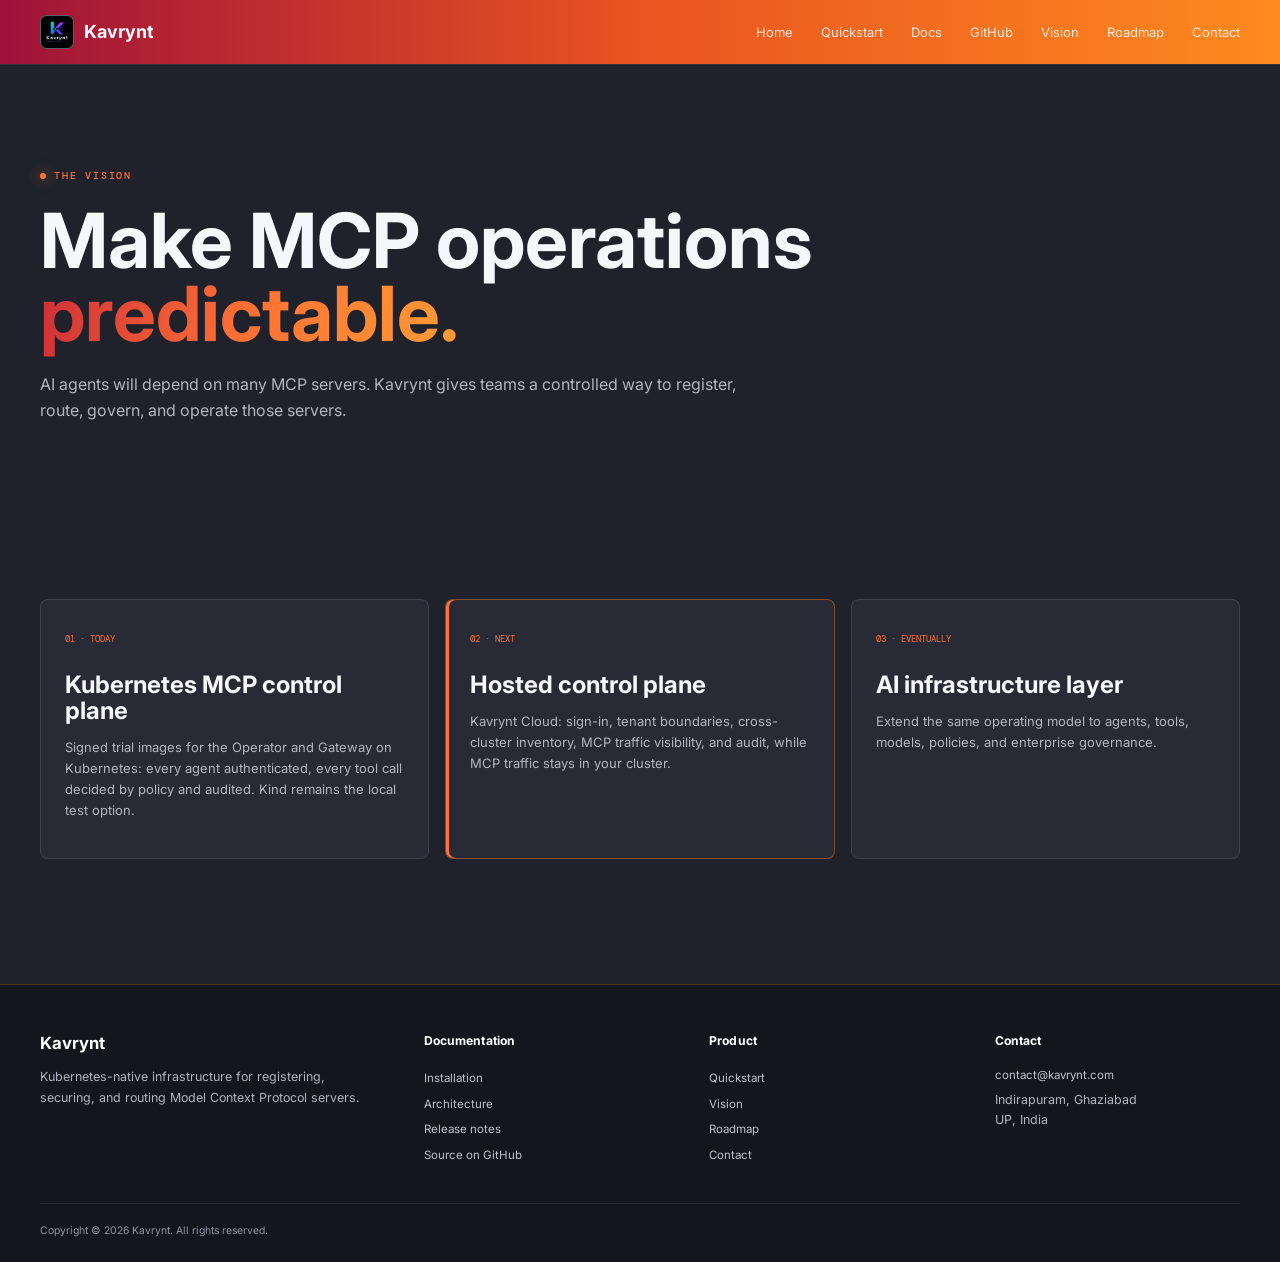
<file: vision.html>
<!doctype html>
<html lang="en">
<head>
<meta charset="utf-8">
<meta name="viewport" content="width=device-width,initial-scale=1">
<meta name="description" content="Kavrynt vision for MCP operations on Kubernetes.">
<title>Vision - Kavrynt</title>
<link rel="icon" href="assets/img/kavrynt-logo.png">
<link rel="stylesheet" href="assets/css/style.css">
<link rel="stylesheet" href="assets/css/docs-theme.css">
</head>
<body>
<header>
<nav class="nav shell">
<a class="brand" href="index.html"><span class="logo-mark"><img src="assets/img/kavrynt-logo.png" alt=""></span><b>Kavrynt</b></a>
<div class="links"><a href="index.html">Home</a><a href="quickstart.html">Quickstart</a><a href="https://docs.kavrynt.com/">Docs</a><a href="https://github.com/kavrynt/kavrynt">GitHub</a><a href="vision.html">Vision</a><a href="roadmap.html">Roadmap</a><a href="contact.html">Contact</a></div>
<button class="menu" aria-label="Open menu">&#9776;</button>
</nav>
</header>
<main>
<section class="inner shell reveal">
<div class="eyebrow">THE VISION</div>
<h1>Make MCP operations<br><em>predictable.</em></h1>
<p>AI agents will depend on many MCP servers. Kavrynt gives teams a controlled way to register, route, govern, and operate those servers.</p>
</section>
<section class="section shell three">
<article><b>01 &middot; TODAY</b><h2>Kubernetes MCP control plane</h2><p>Signed trial images for the Operator and Gateway on Kubernetes: every agent authenticated, every tool call decided by policy and audited. Kind remains the local test option.</p></article>
<article class="active"><b>02 &middot; NEXT</b><h2>Hosted control plane</h2><p>Kavrynt Cloud: sign-in, tenant boundaries, cross-cluster inventory, MCP traffic visibility, and audit, while MCP traffic stays in your cluster.</p></article>
<article><b>03 &middot; EVENTUALLY</b><h2>AI infrastructure layer</h2><p>Extend the same operating model to agents, tools, models, policies, and enterprise governance.</p></article>
</section>
</main>
<footer class="site-footer"><div class="shell site-footer__grid"><section><h2>Kavrynt</h2><p>Kubernetes-native infrastructure for registering, securing, and routing Model Context Protocol servers.</p></section><nav aria-label="Documentation"><h3>Documentation</h3><a href="https://docs.kavrynt.com/installation/">Installation</a><a href="https://docs.kavrynt.com/architecture/">Architecture</a><a href="https://docs.kavrynt.com/release-notes/">Release notes</a><a href="https://github.com/kavrynt/kavrynt">Source on GitHub</a></nav><nav aria-label="Product"><h3>Product</h3><a href="quickstart.html">Quickstart</a><a href="vision.html">Vision</a><a href="roadmap.html">Roadmap</a><a href="contact.html">Contact</a></nav><section class="site-footer__contact" aria-label="Contact"><h3>Contact</h3><a href="mailto:contact@kavrynt.com">contact@kavrynt.com</a><address>Indirapuram, Ghaziabad<br>UP, India</address></section></div><div class="shell site-footer__bottom">Copyright &copy; 2026 Kavrynt. All rights reserved.</div></footer>
<script src="assets/js/main.js"></script>
</body>
</html>
</file>
<file: assets/css/style.css>
@import url('https://fonts.googleapis.com/css2?family=DM+Mono:wght@400;500&family=Inter:wght@400;500;600;700;800&display=swap');
:root{--bg:#1f222a;--panel:#282b35;--line:#ffffff1a;--text:#f5f7fb;--muted:#b1b5bf;--red:#cf2f38;--orange:#ff7134;--amber:#ff9c34;--cyan:#55c2ff;--violet:#9c4cff;--green:#51e39b;--max:1200px}
*{box-sizing:border-box}html{scroll-behavior:smooth}body{margin:0;background:var(--bg);color:var(--text);font-family:Inter,Arial,sans-serif;line-height:1.6}body:before{content:none}a{color:inherit;text-decoration:none}.shell{width:min(calc(100% - 44px),var(--max));margin:auto}.topline{display:none}
header{height:64px;position:sticky;top:0;z-index:20;background:linear-gradient(90deg,#ae243e,#ed542e,#ff8a1f);box-shadow:0 1px 0 #ffffff18}.nav{height:100%;display:flex;align-items:center;gap:30px}.brand{display:flex;align-items:center;gap:10px;font-size:18px;color:#fff}.logo-mark{width:34px;height:34px;display:grid;place-items:center;overflow:hidden;border:1px solid #ffffff38;border-radius:7px;background:#151821;flex:0 0 34px}.logo-mark img{width:100%;height:100%;max-width:none;object-fit:contain}.brand>img{width:34px;height:34px;border-radius:7px;object-fit:contain}.links{display:flex;gap:28px;margin-left:auto}.links a{font-size:13px;color:#fff;opacity:.82}.links a:hover{opacity:1}.github{display:none}.menu{display:none;background:none;border:0;color:#fff;font-size:22px}
.hero{min-height:790px;display:grid;grid-template-columns:1fr 1fr;align-items:center;gap:65px}.eyebrow{font:500 10px "DM Mono",monospace;letter-spacing:.18em;color:var(--orange)}.eyebrow:before{content:"";display:inline-block;width:6px;height:6px;border-radius:50%;background:var(--orange);box-shadow:0 0 14px var(--orange);margin-right:8px}.hero h1{font-size:96px;line-height:.9;letter-spacing:0;margin:23px 0 30px}.hero h1 em,.head em,.statement em,.loop .active,.cta em{font-style:normal;background:linear-gradient(100deg,var(--red),var(--orange),var(--amber));-webkit-background-clip:text;color:transparent}.hero p{max-width:600px;color:var(--muted);font-size:16px;line-height:1.8}.hero p strong{color:#d0d5de}.actions{display:flex;gap:10px;flex-wrap:wrap;margin-top:28px}.btn{display:inline-flex;align-items:center;gap:9px;padding:12px 18px;border:1px solid var(--line);border-radius:8px;background:#ffffff05;color:#e7ebf2;font-size:12px;transition:.2s}.btn:hover{transform:translateY(-2px);border-color:#ff8a1f66}.btn.primary{background:linear-gradient(135deg,var(--red),var(--orange));border-color:#ff9c34;color:#190804;font-weight:800}.meta{margin-top:28px;color:#5d6777;font:9px "DM Mono",monospace;letter-spacing:.12em}
.hero-art{min-height:620px;display:grid;place-items:center;position:relative;gap:18px}.halo{position:absolute;width:430px;height:430px;border-radius:50%;background:radial-gradient(circle,#ff3f3424,#ff8a1f14,transparent 68%);filter:blur(10px)}.brand-hero-logo{position:relative;z-index:2;width:min(100%,360px);aspect-ratio:1;object-fit:contain;border:1px solid #ff8a1f30;border-radius:18px;background:#030407;box-shadow:0 40px 100px #0009}.hero-card{position:relative;z-index:2;width:min(100%,465px);padding:24px;border:1px solid #ff8a1f33;border-radius:12px;background:#0b0f16e8;box-shadow:0 40px 100px #0008}.hero-card small{font:9px "DM Mono",monospace;color:#657082}.ready{float:right;color:var(--green);font:9px "DM Mono",monospace}.hero-flow{display:flex;justify-content:center;align-items:center;margin:54px 0 36px}.hero-flow b{padding:14px;border:1px solid var(--line);border-radius:8px;background:#10151e;font:9px "DM Mono",monospace}.hero-flow .cyan{color:var(--orange)}.hero-flow .violet{color:var(--amber)}.hero-flow i{width:50px;height:1px;background:linear-gradient(90deg,var(--red),var(--orange),var(--amber))}.hero-card footer{border-top:1px solid var(--line);padding-top:16px;color:#6e7889;font:9px "DM Mono",monospace}
.statement{padding:100px 0;border-top:1px solid var(--line);border-bottom:1px solid var(--line);background:#090b10}.statement small{font:9px "DM Mono",monospace;color:#657080;letter-spacing:.15em}.statement h2,.head h2{font-size:58px;line-height:1.05;letter-spacing:0;margin:18px 0}.section{padding:125px 0}.head{max-width:780px}.head p{color:var(--muted);max-width:680px;font-size:15px}.center{text-align:center;margin-left:auto;margin-right:auto}.center .actions{justify-content:center}
.pipeline-box{margin-top:55px;border:1px solid var(--line);border-radius:18px;background:linear-gradient(180deg,#0d1118,#080a0f);padding:22px;box-shadow:0 35px 100px #0005;overflow:auto}.pipeline-head{display:flex;justify-content:space-between;padding-bottom:15px;border-bottom:1px solid var(--line);font:9px "DM Mono",monospace;color:#687283}.pipeline-head b{color:var(--green)}.pipeline{display:grid;grid-template-columns:1fr 42px 1fr 42px 1fr 42px 1fr 42px 1fr 42px 1fr;align-items:center;min-width:1030px;padding:55px 5px}.stage{height:165px;position:relative;padding:16px;border:1px solid var(--line);border-radius:11px;background:#0d1118;transition:.3s;z-index:2}.stage small{font:8px "DM Mono",monospace;color:#606a7a}.stage strong{display:block;margin-top:42px;font-size:13px}.stage label{display:block;color:#697384;font-size:9px}.stage em{position:absolute;bottom:13px;left:16px;font:8px "DM Mono",monospace;color:#5f6878;font-style:normal}.stage.processing{border-color:#ff8a1f88;transform:translateY(-5px);box-shadow:0 0 35px #ff8a1f18}.stage.processing em{color:var(--orange)}.stage.complete{border-color:#51e39b66}.stage.complete em{color:var(--green)}.connector{height:2px;background:linear-gradient(90deg,#28303c,var(--orange),#28303c);position:relative}.connector i{position:absolute;top:-3px;width:8px;height:8px;border-radius:50%;background:#fff0d4;box-shadow:0 0 15px var(--orange);animation:move 1.5s linear infinite}@keyframes move{from{left:0;opacity:0}15%{opacity:1}85%{opacity:1}to{left:calc(100% - 8px);opacity:0}}.control{border-top:1px solid var(--line);padding:20px 8px;display:flex;align-items:center;gap:9px;min-width:1000px}.control b{margin-right:15px}.control span{padding:7px 9px;border:1px solid var(--line);border-radius:5px;color:#727c8c;font:8px "DM Mono",monospace}.caption{border-top:1px solid var(--line);padding-top:15px;color:#596273;font:9px "DM Mono",monospace;display:flex;justify-content:space-between;min-width:900px}
.cards{display:grid;grid-template-columns:repeat(4,1fr);margin-top:55px;border-top:1px solid var(--line)}.cards article{min-height:245px;padding:25px 20px;border-right:1px solid var(--line);border-bottom:1px solid var(--line)}.cards article:first-child{border-left:1px solid var(--line)}.cards article>b{font:9px "DM Mono",monospace;color:var(--orange)}.cards h3{margin-top:70px;font-size:18px}.cards p{font-size:12px;color:var(--muted)}
.dark-section{border-top:1px solid var(--line);border-bottom:1px solid var(--line);background:linear-gradient(#090b10,#110d0a,#090b10)}.loop{margin-top:60px;border:1px solid var(--line);border-radius:15px;padding:60px 25px;display:flex;justify-content:center;align-items:center;gap:20px;overflow:auto}.loop>div{min-width:155px;padding:17px;text-align:center;border:1px solid var(--line);border-radius:8px;color:#9ea7b5;font:9px "DM Mono",monospace;background:#0d1118}.loop>div small{display:block;margin-top:6px;color:#626c7c;font:8px Inter}.loop .active{border-color:#ff8a1f66}.loop>b{color:var(--orange);font-size:20px}
.architecture{margin-top:55px;border:1px solid var(--line);border-radius:14px;overflow:hidden}.architecture>div{display:grid;grid-template-columns:60px 170px 1fr 100px;gap:20px;align-items:center;padding:28px;border-bottom:1px solid var(--line)}.architecture>div:last-child{border:0}.architecture b{font:10px "DM Mono",monospace;color:#657080}.architecture h3{font-size:18px}.architecture p{font-size:12px;color:var(--muted)}.architecture span{font:9px "DM Mono",monospace;color:#697383;text-align:right}.architecture .active{background:#17100c;box-shadow:inset 3px 0 var(--orange)}.architecture .active span{color:var(--orange)}
.cta{padding:140px 0;border-top:1px solid var(--line);background:radial-gradient(circle at 50% 35%,#ff8a1f18,transparent 35%)}.cta h2{font-size:92px;line-height:.92;letter-spacing:0;margin:25px 0}.cta p{max-width:520px;margin:auto;color:var(--muted)}.footer{border-top:1px solid var(--line);padding:30px 0 20px}.footer .brand{display:inline-flex}.footer .brand span{font-size:10px;color:#687181}.footlinks{display:flex;gap:24px;margin:25px 0;color:#77808f;font-size:10px}.footer>small{display:block;border-top:1px solid var(--line);padding-top:15px;color:#505a6a;font:8px "DM Mono",monospace}
.reveal{opacity:0;transform:translateY(20px);transition:.7s ease}.reveal.visible{opacity:1;transform:none}
@media(max-width:950px){.links{display:none}.menu{display:block;margin-left:auto}.nav.open .links{display:flex;position:absolute;top:72px;left:15px;right:15px;padding:20px;flex-direction:column;background:#0a0d12;border:1px solid var(--line);border-radius:0 0 12px 12px}.hero{grid-template-columns:1fr;padding:85px 0}.hero h1{font-size:72px}.statement h2,.head h2{font-size:48px}.cta h2{font-size:68px}.inner h1{font-size:58px}.hero-art{min-height:560px}.brand-hero-logo{width:min(100%,320px)}.cards{grid-template-columns:1fr 1fr}.architecture>div{grid-template-columns:50px 130px 1fr}.architecture span{display:none}}
@media(max-width:600px){.shell{width:calc(100% - 30px)}.topline{font-size:8px}.brand b{font-size:16px}.logo-mark{width:40px;height:40px;flex-basis:40px}.hero h1{font-size:52px}.statement h2,.head h2{font-size:40px}.cta h2{font-size:54px}.inner h1{font-size:48px}.section{padding:90px 0}.statement{padding:75px 0}.cards{grid-template-columns:1fr}.cards article:first-child{border-left:0}.architecture>div{display:block}.architecture h3{margin:15px 0 5px}.loop{justify-content:flex-start}.hero-art{min-height:520px}.brand-hero-logo{width:min(100%,270px)}.hero-card{padding:18px}.hero-flow{margin:42px 0 30px}.hero-flow b{padding:10px;font-size:8px}.hero-flow i{width:24px}}
.inner{padding:105px 0 35px}.inner h1{font-size:76px;line-height:.96;letter-spacing:0;margin:22px 0}.inner h1 em{font-style:normal;background:linear-gradient(100deg,var(--red),var(--orange),var(--amber));-webkit-background-clip:text;color:transparent}.inner p{max-width:740px;color:var(--muted);font-size:16px}.docs{display:grid;grid-template-columns:repeat(2,1fr);gap:16px}.docs article{border:1px solid var(--line);border-radius:8px;background:#0d1118;padding:24px;min-height:260px}.docs article>b,.timeline article>b,.three article>b{font:9px "DM Mono",monospace;color:var(--orange)}.docs h2,.timeline h2,.three h2{font-size:24px;line-height:1.1;margin:22px 0 12px}.docs p,.timeline p,.three p,.note{color:var(--muted);font-size:13px}.docs pre,.code-panel pre{margin:18px 0 0;padding:18px;border:1px solid var(--line);border-radius:8px;background:#05070a;color:#f1e4d7;overflow:auto;font:12px/1.7 "DM Mono",monospace}.code-panel{margin-top:30px}.note{margin-top:18px}.note code{color:#f1e4d7}.timeline,.three{display:grid;grid-template-columns:repeat(4,1fr);gap:16px}.three{grid-template-columns:repeat(3,1fr)}.timeline article,.three article{border:1px solid var(--line);border-radius:8px;background:#0d1118;padding:24px;min-height:240px}.timeline article strong{display:inline-block;margin-top:20px;font:9px "DM Mono",monospace;color:var(--green)}.timeline article:first-child,.three article.active{border-color:#ff8a1f66;box-shadow:inset 3px 0 var(--orange)}@media(max-width:950px){.docs,.timeline,.three{grid-template-columns:1fr}.caption{display:block}.hero{min-height:auto}.inner h1{font-size:58px}}@media(max-width:600px){.inner h1{font-size:48px}}

/* Shared visual system with docs.kavrynt.com. */
.hero{min-height:720px;grid-template-columns:1.1fr .9fr}
.hero-art{min-height:420px}
.halo,.brand-hero-logo{display:none}
.hero-card,.pipeline-box,.stage,.docs article,.timeline article,.three article{background:var(--panel)}
.statement,.dark-section{background:#1b1e25}
.btn.primary{background:linear-gradient(135deg,#cf2f38,#ff7134);color:#fff}
.site-footer{margin-top:2.5rem;background:#14161d;border-top:1px solid rgba(255,138,31,.25);color:#d7dae2}
.site-footer__grid{display:grid;grid-template-columns:minmax(200px,1.3fr) repeat(3,minmax(140px,1fr));gap:2rem;padding:2.4rem 0 2rem}
.site-footer h2{margin:0 0 .55rem;color:#fff;font-size:1.05rem}
.site-footer p{max-width:28rem;margin:0;color:#aeb4c0;font-size:.72rem;line-height:1.65}
.site-footer h3{margin:0 0 .7rem;color:#fff;font-size:.72rem;letter-spacing:.02em}
.site-footer nav{display:flex;flex-direction:column;align-items:flex-start;gap:.5rem}
.site-footer nav a{color:#bec3ce;font-size:.68rem}
.site-footer nav a:hover{color:#ff9c34}
.site-footer address{font-style:normal;color:#aeb4c0;font-size:.72rem;line-height:1.5;margin:0}
.site-footer section a{display:inline-block;color:#bec3ce;font-size:.68rem;margin-bottom:.35rem}
.site-footer section a:hover{color:#ff9c34}
.site-footer__bottom{padding:1rem 0 1.25rem;border-top:1px solid rgba(255,255,255,.08);color:#8f96a3;font-size:.62rem}
@media(max-width:950px){.nav.open .links{top:64px;background:#1f222a}.hero{grid-template-columns:1fr}.hero-art{min-height:330px}.site-footer__grid{grid-template-columns:repeat(2,1fr)}}
@media(max-width:600px){.site-footer__grid{grid-template-columns:1fr;gap:1.5rem;padding:2rem 0}.site-footer__bottom{padding-bottom:1rem}}
.cards.why article:nth-child(4n+1){border-left:1px solid var(--line)}
.cards.why h3{margin-top:40px}
#why .head a,.cards.why p a{color:var(--orange);text-decoration:underline;text-underline-offset:3px}
@media(max-width:950px){.cards.why article:nth-child(odd){border-left:1px solid var(--line)}}
@media(max-width:600px){.cards.why article:nth-child(n){border-left:0}}
</file>
<file: assets/css/docs-theme.css>
:root {
  --site-main: #1f222a;
  --site-panel: #282b35;
  --site-footer: #14161d;
  --site-border: rgba(255, 255, 255, 0.1);
  --site-muted: #b1b5bf;
  --site-orange: #ff8a1f;
}

html,
body {
  background: var(--site-main);
  color: #f5f7fb;
}

body::before {
  content: none;
}

header {
  height: 64px;
  background: linear-gradient(90deg, #9f1239, #e95420, #ff8a1f);
  border: 0;
  box-shadow: 0 1px 0 rgba(255, 255, 255, 0.08);
  backdrop-filter: none;
}

.nav {
  height: 64px;
}

.brand,
.links a {
  color: #fff;
}

.links a {
  opacity: 0.84;
}

.links a:hover {
  opacity: 1;
}

.logo-mark {
  width: 34px;
  height: 34px;
  flex-basis: 34px;
  border-color: rgba(255, 255, 255, 0.28);
  background: #1b1e25;
}

.hero,
.section,
.cta {
  background-color: var(--site-main);
}

.statement,
.dark-section {
  background: #1b1e25;
}

.hero-card,
.pipeline-box,
.stage,
.code-panel pre,
.timeline article,
.three article,
.docs article {
  background: var(--site-panel);
}

.hero-card,
.pipeline-box,
.architecture,
.timeline article,
.three article,
.docs article {
  border-color: var(--site-border);
}

.hero p,
.head p,
.cta p,
.architecture p,
.timeline p,
.three p {
  color: var(--site-muted);
}

.site-footer {
  width: 100%;
  margin: 0;
  padding: 0;
  background: var(--site-footer);
  border-top: 1px solid rgba(255, 138, 31, 0.25);
  color: #d7dae2;
}

.site-footer__grid {
  display: grid;
  grid-template-columns: minmax(240px, 1.4fr) repeat(3, minmax(150px, 1fr));
  gap: 2.5rem;
  align-items: start;
  padding: 3rem 0 2.5rem;
}

.site-footer section,
.site-footer nav {
  min-width: 0;
}

.site-footer h2 {
  margin: 0 0 0.7rem;
  color: #fff;
  font-size: 1.05rem;
  line-height: 1.3;
}

.site-footer p {
  max-width: 29rem;
  margin: 0;
  color: #aeb4c0;
  font-size: 0.78rem;
  line-height: 1.7;
}

.site-footer h3 {
  margin: 0 0 0.8rem;
  color: #fff;
  font-size: 0.76rem;
  line-height: 1.3;
  letter-spacing: 0.01em;
}

.site-footer nav {
  display: flex;
  flex-direction: column;
  align-items: flex-start;
  gap: 0.55rem;
}

.site-footer nav a {
  display: block;
  color: #bec3ce;
  font-size: 0.72rem;
  line-height: 1.45;
}

.site-footer nav a:hover {
  color: var(--site-orange);
}

.site-footer address {
  font-style: normal;
  color: #aeb4c0;
  font-size: 0.78rem;
  line-height: 1.6;
  margin: 0;
}

.site-footer section a {
  display: inline-block;
  color: #bec3ce;
  font-size: 0.72rem;
  line-height: 1.45;
  margin-bottom: 0.4rem;
}

.site-footer section a:hover {
  color: var(--site-orange);
}

.site-footer__bottom {
  padding: 1.15rem 0 1.4rem;
  border-top: 1px solid rgba(255, 255, 255, 0.08);
  color: #8f96a3;
  font-size: 0.65rem;
}

.contact-highlight {
  margin-top: 1.5rem;
}

.contact-address {
  margin-top: 1.5rem;
  color: #fff;
  font-size: 1rem;
  line-height: 1.6;
}

.contact-address span {
  color: var(--site-muted);
  font-size: 0.88rem;
}

@media (max-width: 950px) {
  .nav.open .links {
    top: 64px;
    background: var(--site-main);
  }

  .site-footer__grid {
    grid-template-columns: repeat(2, 1fr);
    gap: 2rem;
  }
}

@media (max-width: 700px) {
  .logo-mark {
    width: 34px;
    height: 34px;
    flex-basis: 34px;
  }

  .site-footer__grid {
    grid-template-columns: 1fr;
    gap: 1.7rem;
    padding: 2.4rem 0 2rem;
  }
}
</file>
